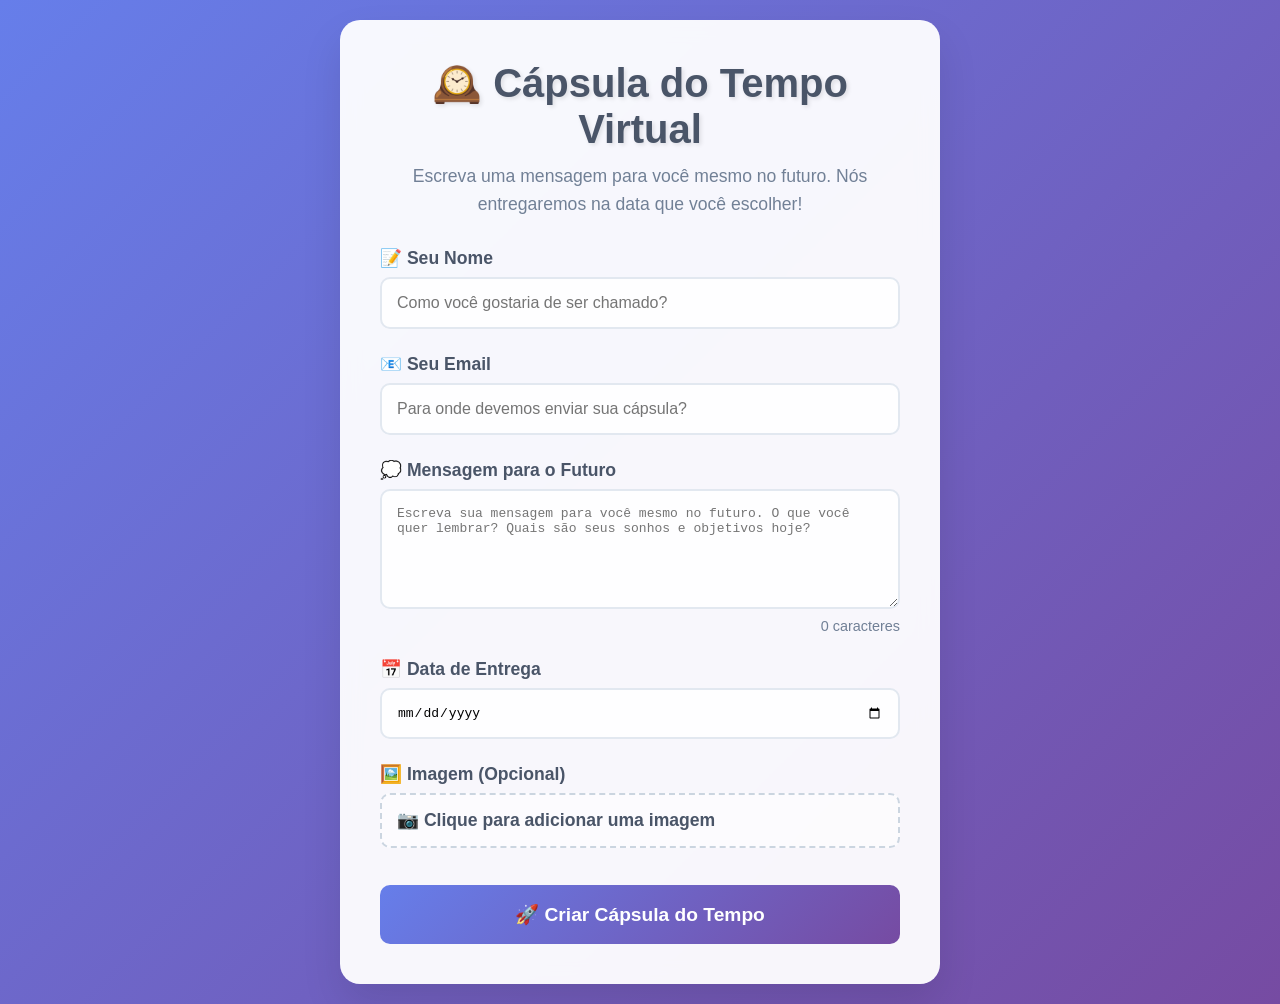
<file: Projeto Junior com IA/time_capsule_frontend.html>
<!DOCTYPE html>
<html lang="pt-BR">
<head>
    <meta charset="UTF-8">
    <meta name="viewport" content="width=device-width, initial-scale=1.0">
    <title>🕰️ Cápsula do Tempo Virtual</title>
    <style>
        * {
            margin: 0;
            padding: 0;
            box-sizing: border-box;
        }

        body {
            font-family: 'Segoe UI', Tahoma, Geneva, Verdana, sans-serif;
            background: linear-gradient(135deg, #667eea 0%, #764ba2 100%);
            min-height: 100vh;
            display: flex;
            justify-content: center;
            align-items: center;
            padding: 20px;
        }

        .container {
            background: rgba(255, 255, 255, 0.95);
            border-radius: 20px;
            padding: 40px;
            box-shadow: 0 20px 40px rgba(0, 0, 0, 0.1);
            max-width: 600px;
            width: 100%;
            backdrop-filter: blur(10px);
        }

        .header {
            text-align: center;
            margin-bottom: 30px;
        }

        .header h1 {
            color: #4a5568;
            font-size: 2.5em;
            margin-bottom: 10px;
            text-shadow: 2px 2px 4px rgba(0, 0, 0, 0.1);
        }

        .header p {
            color: #718096;
            font-size: 1.1em;
            line-height: 1.6;
        }

        .form-group {
            margin-bottom: 25px;
        }

        .form-group label {
            display: block;
            margin-bottom: 8px;
            color: #4a5568;
            font-weight: 600;
            font-size: 1.1em;
        }

        .form-group input,
        .form-group textarea {
            width: 100%;
            padding: 15px;
            border: 2px solid #e2e8f0;
            border-radius: 10px;
            font-size: 1em;
            transition: all 0.3s ease;
            background: rgba(255, 255, 255, 0.9);
        }

        .form-group input:focus,
        .form-group textarea:focus {
            outline: none;
            border-color: #667eea;
            box-shadow: 0 0 0 3px rgba(102, 126, 234, 0.1);
            transform: translateY(-2px);
        }

        .form-group textarea {
            resize: vertical;
            min-height: 120px;
        }

        .file-input-container {
            position: relative;
            overflow: hidden;
            display: inline-block;
            width: 100%;
        }

        .file-input-container input[type=file] {
            position: absolute;
            left: -9999px;
        }

        .file-input-label {
            display: flex;
            align-items: center;
            justify-content: center;
            padding: 15px;
            border: 2px dashed #cbd5e0;
            border-radius: 10px;
            cursor: pointer;
            transition: all 0.3s ease;
            background: rgba(255, 255, 255, 0.5);
        }

        .file-input-label:hover {
            border-color: #667eea;
            background: rgba(102, 126, 234, 0.1);
        }

        .file-input-label.has-file {
            border-color: #48bb78;
            background: rgba(72, 187, 120, 0.1);
        }

        .submit-btn {
            width: 100%;
            padding: 18px;
            background: linear-gradient(135deg, #667eea 0%, #764ba2 100%);
            color: white;
            border: none;
            border-radius: 10px;
            font-size: 1.2em;
            font-weight: 600;
            cursor: pointer;
            transition: all 0.3s ease;
            position: relative;
            overflow: hidden;
        }

        .submit-btn:hover {
            transform: translateY(-2px);
            box-shadow: 0 10px 20px rgba(102, 126, 234, 0.3);
        }

        .submit-btn:active {
            transform: translateY(0);
        }

        .submit-btn:disabled {
            opacity: 0.6;
            cursor: not-allowed;
            transform: none;
        }

        .loading {
            display: none;
            text-align: center;
            padding: 20px;
        }

        .loading-spinner {
            border: 3px solid #f3f3f3;
            border-top: 3px solid #667eea;
            border-radius: 50%;
            width: 40px;
            height: 40px;
            animation: spin 1s linear infinite;
            margin: 0 auto 15px;
        }

        @keyframes spin {
            0% { transform: rotate(0deg); }
            100% { transform: rotate(360deg); }
        }

        .message {
            padding: 15px;
            border-radius: 10px;
            margin-bottom: 20px;
            text-align: center;
            font-weight: 500;
            display: none;
        }

        .message.success {
            background: rgba(72, 187, 120, 0.1);
            border: 2px solid #48bb78;
            color: #2f855a;
        }

        .message.error {
            background: rgba(245, 101, 101, 0.1);
            border: 2px solid #f56565;
            color: #c53030;
        }

        .preview-image {
            max-width: 100%;
            max-height: 200px;
            border-radius: 10px;
            margin-top: 10px;
            box-shadow: 0 4px 8px rgba(0, 0, 0, 0.1);
        }

        .char-count {
            text-align: right;
            font-size: 0.9em;
            color: #718096;
            margin-top: 5px;
        }

        @media (max-width: 768px) {
            .container {
                padding: 20px;
                margin: 10px;
            }

            .header h1 {
                font-size: 2em;
            }
        }
    </style>
</head>
<body>
    <div class="container">
        <div class="header">
            <h1>🕰️ Cápsula do Tempo Virtual</h1>
            <p>Escreva uma mensagem para você mesmo no futuro. Nós entregaremos na data que você escolher!</p>
        </div>

        <div id="messageContainer" class="message"></div>

        <div id="loadingContainer" class="loading">
            <div class="loading-spinner"></div>
            <p>Criando sua cápsula do tempo...</p>
        </div>

        <form id="capsuleForm">
            <div class="form-group">
                <label for="name">📝 Seu Nome</label>
                <input type="text" id="name" name="name" required placeholder="Como você gostaria de ser chamado?">
            </div>

            <div class="form-group">
                <label for="email">📧 Seu Email</label>
                <input type="email" id="email" name="email" required placeholder="Para onde devemos enviar sua cápsula?">
            </div>

            <div class="form-group">
                <label for="message">💭 Mensagem para o Futuro</label>
                <textarea id="message" name="message" required placeholder="Escreva sua mensagem para você mesmo no futuro. O que você quer lembrar? Quais são seus sonhos e objetivos hoje?"></textarea>
                <div class="char-count">
                    <span id="charCount">0</span> caracteres
                </div>
            </div>

            <div class="form-group">
                <label for="deliveryDate">📅 Data de Entrega</label>
                <input type="date" id="deliveryDate" name="delivery_date" required>
            </div>

            <div class="form-group">
                <label for="image">🖼️ Imagem (Opcional)</label>
                <div class="file-input-container">
                    <input type="file" id="image" name="image" accept="image/*">
                    <label for="image" class="file-input-label" id="fileLabel">
                        <span>📷 Clique para adicionar uma imagem</span>
                    </label>
                </div>
                <div id="imagePreview"></div>
            </div>

            <button type="submit" class="submit-btn" id="submitBtn">
                🚀 Criar Cápsula do Tempo
            </button>
        </form>
    </div>

    <script>
        const API_BASE_URL = 'http://localhost:5000/api';
        
        const form = document.getElementById('capsuleForm');
        const messageContainer = document.getElementById('messageContainer');
        const loadingContainer = document.getElementById('loadingContainer');
        const submitBtn = document.getElementById('submitBtn');
        const messageTextarea = document.getElementById('message');
        const charCount = document.getElementById('charCount');
        const imageInput = document.getElementById('image');
        const fileLabel = document.getElementById('fileLabel');
        const imagePreview = document.getElementById('imagePreview');
        const deliveryDateInput = document.getElementById('deliveryDate');

        // Definir data mínima como amanhã
        const tomorrow = new Date();
        tomorrow.setDate(tomorrow.getDate() + 1);
        deliveryDateInput.min = tomorrow.toISOString().split('T')[0];

        // Contador de caracteres
        messageTextarea.addEventListener('input', () => {
            const count = messageTextarea.value.length;
            charCount.textContent = count;
            
            if (count > 1000) {
                charCount.style.color = '#f56565';
            } else if (count > 800) {
                charCount.style.color = '#ed8936';
            } else {
                charCount.style.color = '#718096';
            }
        });

        // Preview da imagem
        imageInput.addEventListener('change', (e) => {
            const file = e.target.files[0];
            if (file) {
                const reader = new FileReader();
                reader.onload = (e) => {
                    imagePreview.innerHTML = `<img src="${e.target.result}" alt="Preview" class="preview-image">`;
                    fileLabel.classList.add('has-file');
                    fileLabel.innerHTML = `<span>✅ ${file.name}</span>`;
                };
                reader.readAsDataURL(file);
            } else {
                imagePreview.innerHTML = '';
                fileLabel.classList.remove('has-file');
                fileLabel.innerHTML = '<span>📷 Clique para adicionar uma imagem</span>';
            }
        });

        // Função para mostrar mensagem
        function showMessage(text, type) {
            messageContainer.textContent = text;
            messageContainer.className = `message ${type}`;
            messageContainer.style.display = 'block';
            
            // Auto-hide depois de 5 segundos
            setTimeout(() => {
                messageContainer.style.display = 'none';
            }, 5000);
        }

        // Função para mostrar/esconder loading
        function toggleLoading(show) {
            loadingContainer.style.display = show ? 'block' : 'none';
            form.style.display = show ? 'none' : 'block';
            submitBtn.disabled = show;
        }

        // Submit do formulário
        form.addEventListener('submit', async (e) => {
            e.preventDefault();
            
            toggleLoading(true);
            
            try {
                const formData = new FormData(form);
                
                const response = await fetch(`${API_BASE_URL}/capsule`, {
                    method: 'POST',
                    body: formData
                });
                
                const data = await response.json();
                
                if (response.ok) {
                    showMessage(
                        `🎉 Cápsula criada com sucesso! Você receberá sua mensagem em ${new Date(data.delivery_date).toLocaleDateString('pt-BR')}`,
                        'success'
                    );
                    form.reset();
                    imagePreview.innerHTML = '';
                    fileLabel.classList.remove('has-file');
                    fileLabel.innerHTML = '<span>📷 Clique para adicionar uma imagem</span>';
                    charCount.textContent = '0';
                } else {
                    showMessage(`❌ Erro: ${data.error}`, 'error');
                }
            } catch (error) {
                showMessage(`❌ Erro de conexão: ${error.message}`, 'error');
            } finally {
                toggleLoading(false);
            }
        });

        // Adicionar animações suaves
        const inputs = document.querySelectorAll('input, textarea');
        inputs.forEach(input => {
            input.addEventListener('focus', () => {
                input.parentElement.style.transform = 'translateY(-2px)';
            });
            
            input.addEventListener('blur', () => {
                input.parentElement.style.transform = 'translateY(0)';
            });
        });

        // Efeito de digitação no placeholder
        const placeholders = [
            "Escreva sobre seus sonhos e objetivos...",
            "Compartilhe como você está se sentindo hoje...",
            "Deixe um conselho para você mesmo no futuro...",
            "Registre um momento especial que está vivendo...",
            "Escreva sobre suas esperanças para o futuro..."
        ];

        let currentPlaceholder = 0;
        function changePlaceholder() {
            messageTextarea.placeholder = placeholders[currentPlaceholder];
            currentPlaceholder = (currentPlaceholder + 1) % placeholders.length;
        }

        // Mudar placeholder a cada 3 segundos
        setInterval(changePlaceholder, 3000);
    </script>
</body>
</html>
</file>
